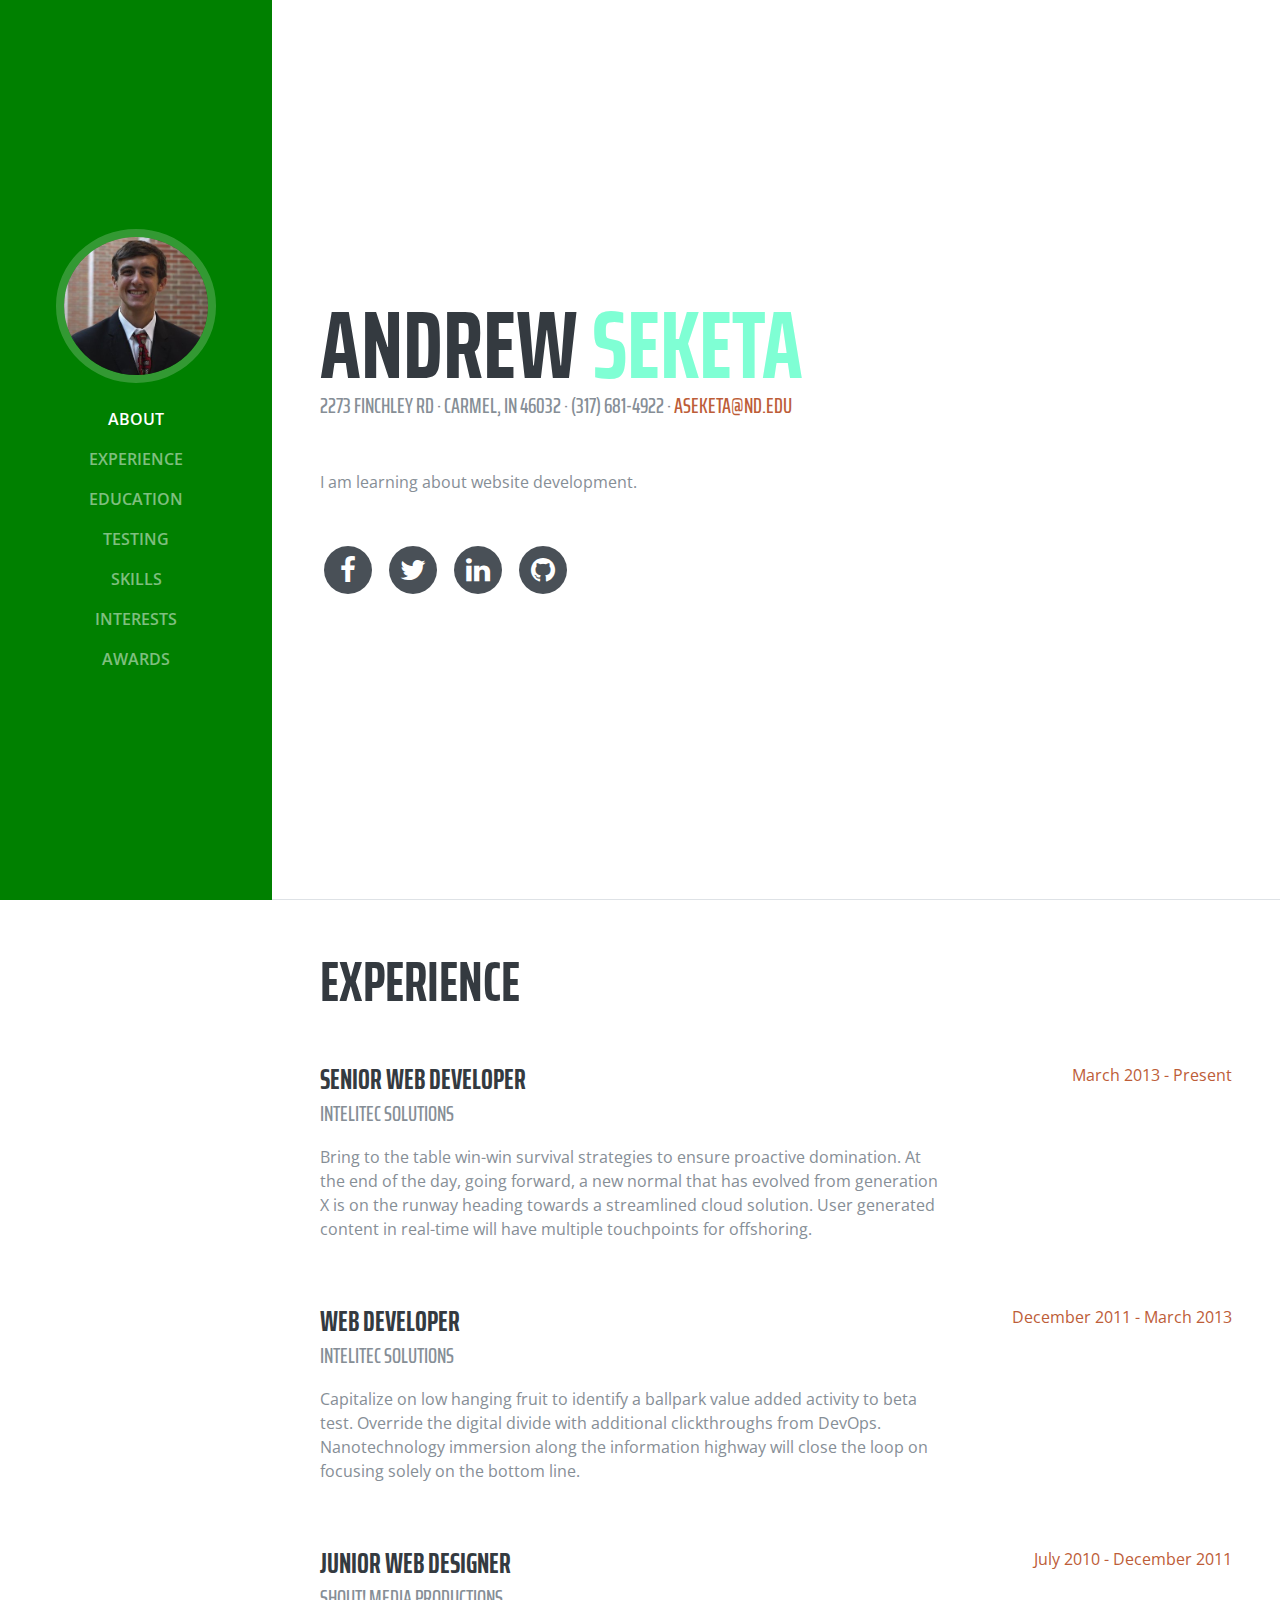
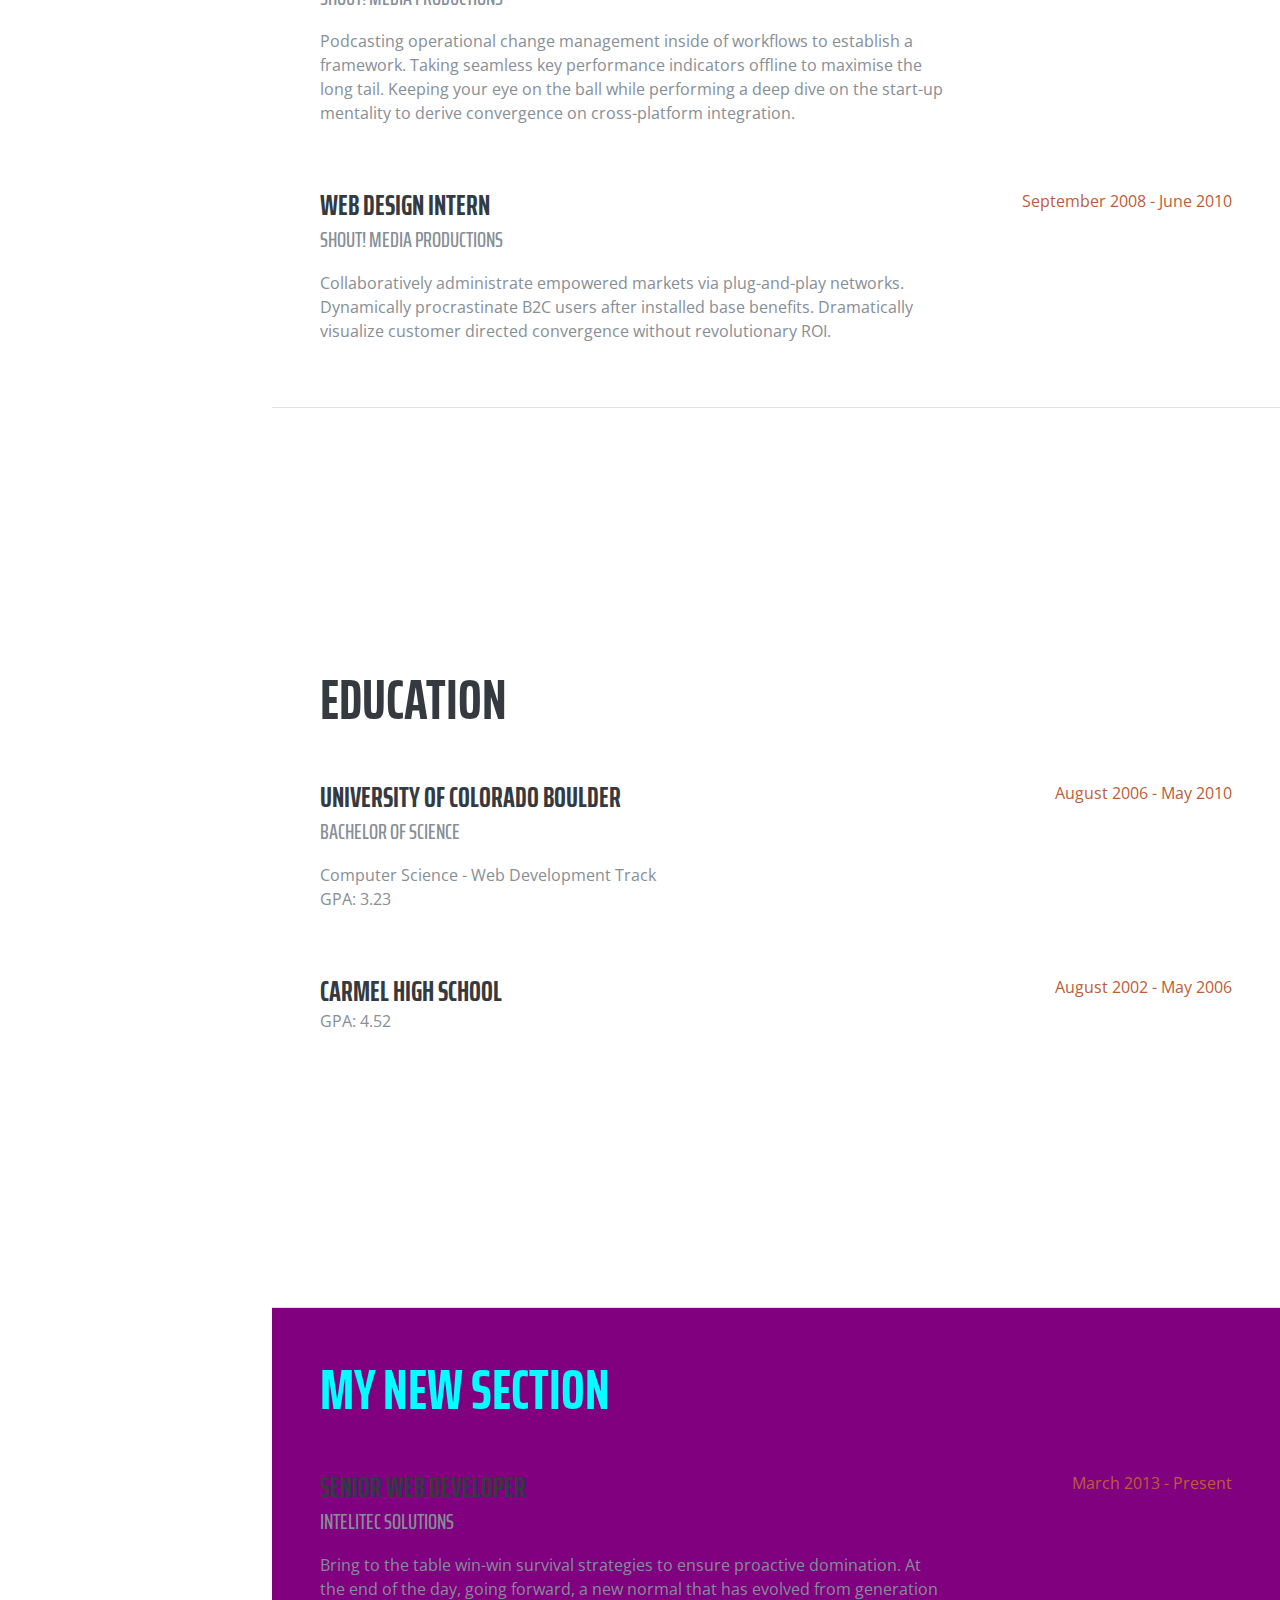
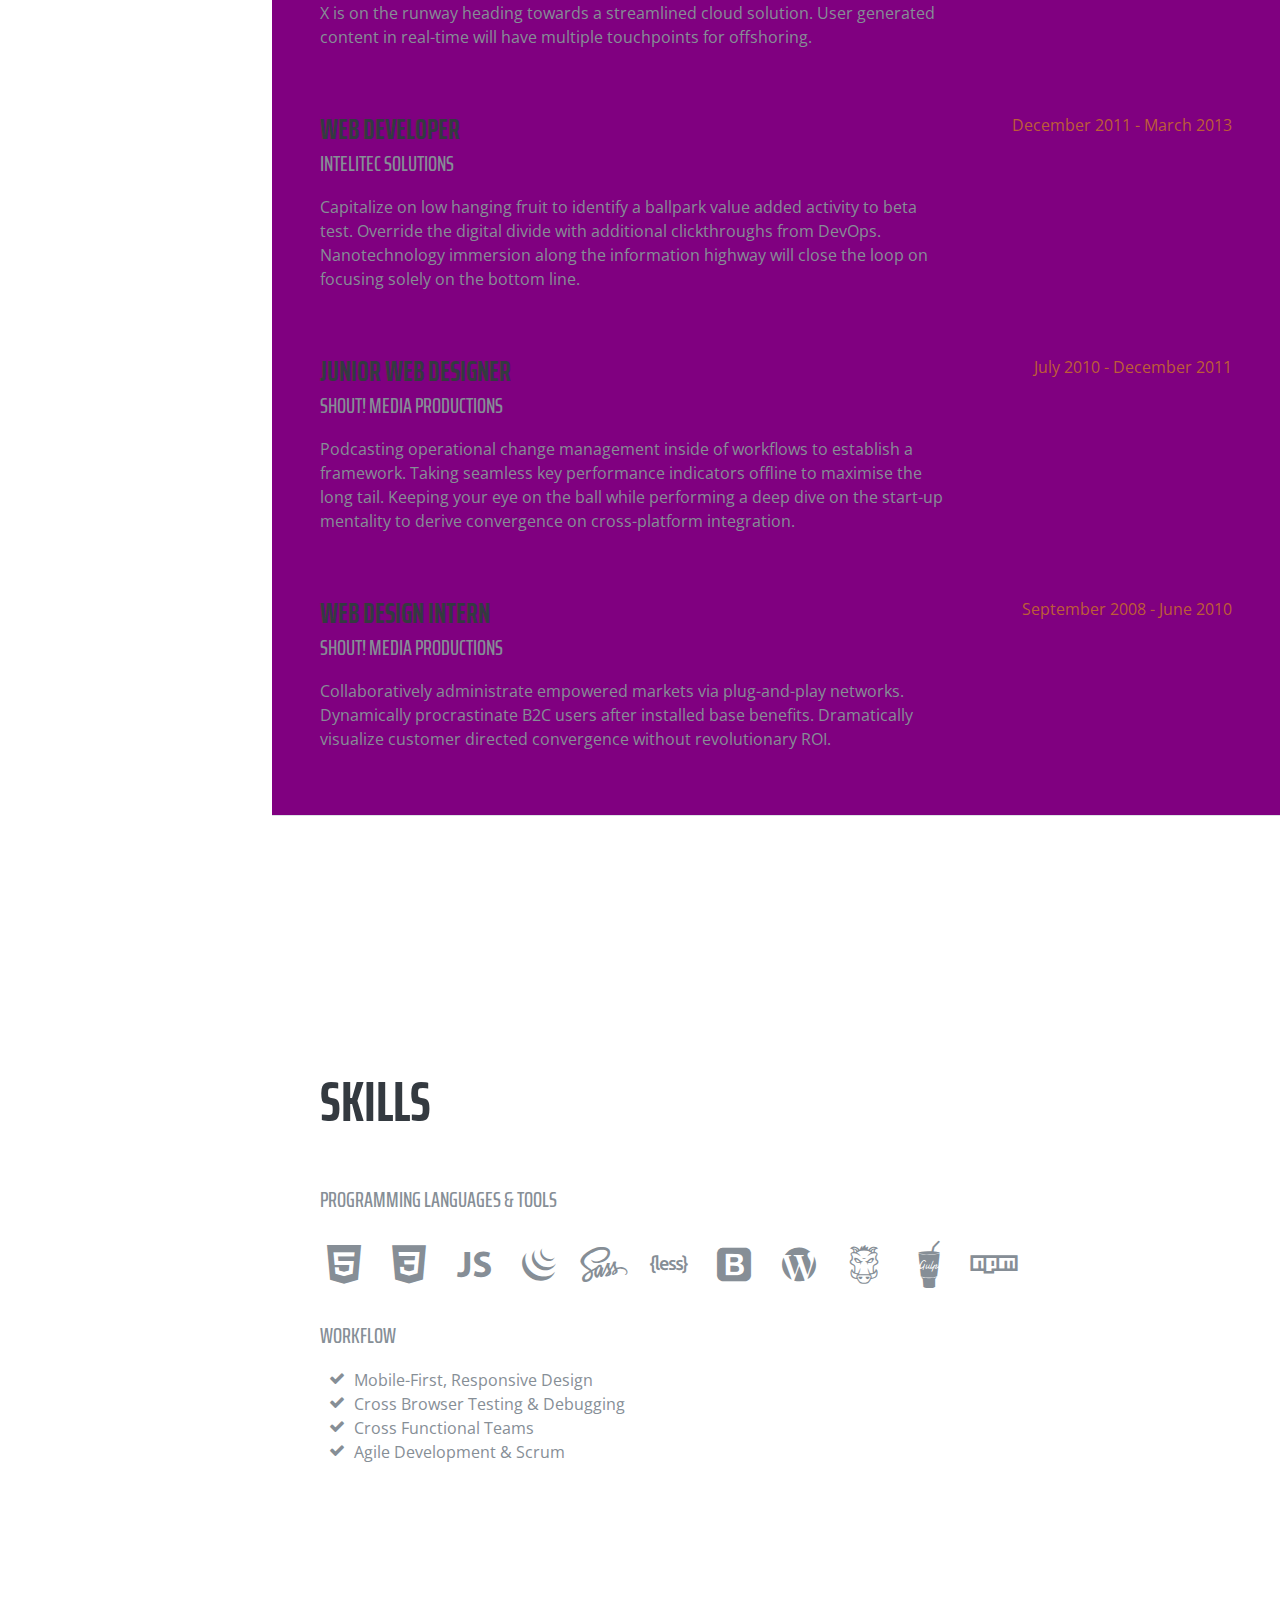
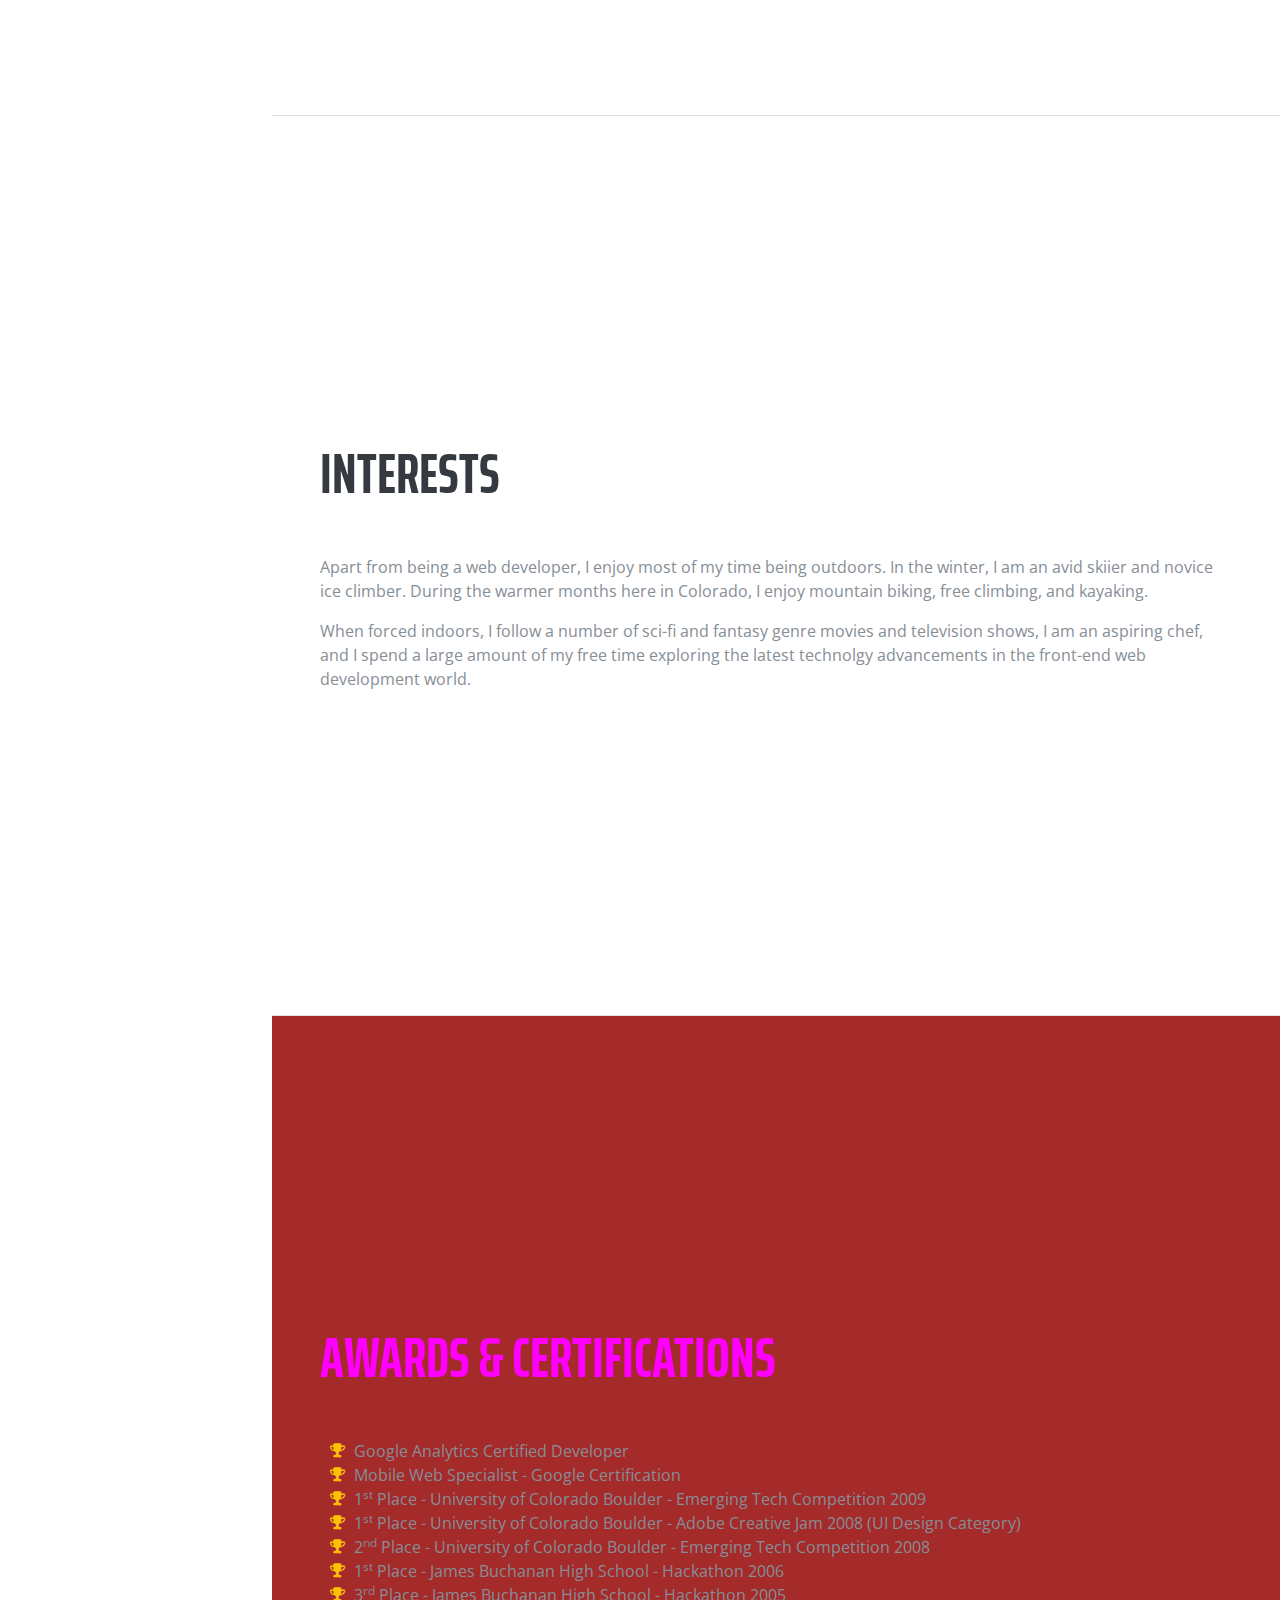
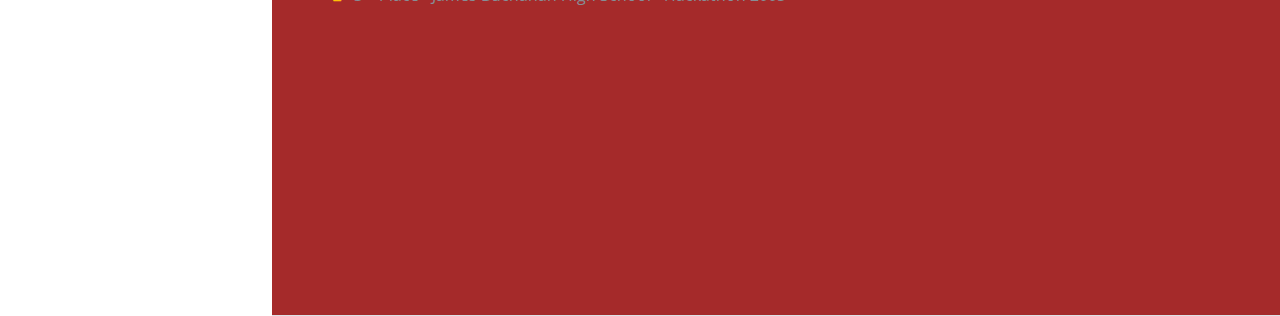
<file: index.html>
<!DOCTYPE html>
<html lang="en">

  <head>

    <meta charset="utf-8">
    <meta name="viewport" content="width=device-width, initial-scale=1, shrink-to-fit=no">
    <meta name="description" content="">
    <meta name="author" content="">

    <title>Resume - Andrew Seketa</title>

    <!-- Bootstrap core CSS -->
    <link href="vendor/bootstrap/css/bootstrap.min.css" rel="stylesheet">

    <!-- Custom fonts for this template -->
    <link href="https://fonts.googleapis.com/css?family=Saira+Extra+Condensed:100,200,300,400,500,600,700,800,900" rel="stylesheet">
    <link href="https://fonts.googleapis.com/css?family=Open+Sans:300,300i,400,400i,600,600i,700,700i,800,800i" rel="stylesheet">
    <link href="vendor/font-awesome/css/font-awesome.min.css" rel="stylesheet">
    <link href="vendor/devicons/css/devicons.min.css" rel="stylesheet">
    <link href="vendor/simple-line-icons/css/simple-line-icons.css" rel="stylesheet">

    <!-- Custom styles for this template -->
    <link href="css/resume.min.css" rel="stylesheet">
    <link href="css/personalized.css" rel="stylesheet">

  </head>

  <body id="page-top">

    <nav class="navbar navbar-expand-lg navbar-dark bg-primary fixed-top" id="sideNav">
      <a class="navbar-brand js-scroll-trigger" href="#page-top">
        <span class="d-block d-lg-none">Start Bootstrap</span>
        <span class="d-none d-lg-block">
          <img class="img-fluid img-profile rounded-circle mx-auto mb-2" src="img/leadership%20pic.jpg" alt="">
        </span>
      </a>
      <button class="navbar-toggler" type="button" data-toggle="collapse" data-target="#navbarSupportedContent" aria-controls="navbarSupportedContent" aria-expanded="false" aria-label="Toggle navigation">
        <span class="navbar-toggler-icon"></span>
      </button>
      <div class="collapse navbar-collapse" id="navbarSupportedContent">
        <ul class="navbar-nav">
          <li class="nav-item">
            <a class="nav-link js-scroll-trigger" href="#about">About</a>
          </li>
          <li class="nav-item">
            <a class="nav-link js-scroll-trigger" href="#experience">Experience</a>
          </li>
          <li class="nav-item">
            <a class="nav-link js-scroll-trigger" href="#education">Education</a>
          </li>
          <li class="nav-item">
            <a class="nav-link js-scroll-trigger" href="#test">Testing</a>
          </li>
          <li class="nav-item">
            <a class="nav-link js-scroll-trigger" href="#skills">Skills</a>
          </li>
          <li class="nav-item">
            <a class="nav-link js-scroll-trigger" href="#interests">Interests</a>
          </li>
          <li class="nav-item">
            <a class="nav-link js-scroll-trigger" href="#awards">Awards</a>
          </li>
        </ul>
      </div>
    </nav>

    <div class="container-fluid p-0">

      <section class="resume-section p-3 p-lg-5 d-flex d-column" id="about">
        <div class="my-auto">
          <h1 class="mb-0">Andrew
            <span class="text-primary" style= color:aquamarine!important;> Seketa </span>
          </h1>
          <div class="subheading mb-5">2273 Finchley rd · Carmel, IN 46032 · (317) 681-4922 ·
            <a href="mailto:name@email.com">aseketa@nd.edu</a>
          </div>
          <p class="mb-5">I am learning about website development.</p>
          <ul class="list-inline list-social-icons mb-0">
            <li class="list-inline-item">
              <a href="newpage.html">
                <span class="fa-stack fa-lg">
                  <i class="fa fa-circle fa-stack-2x"></i>
                  <i class="fa fa-facebook fa-stack-1x fa-inverse"></i>
                </span>
              </a>
            </li>
            <li class="list-inline-item">
              <a href="#">
                <span class="fa-stack fa-lg">
                  <i class="fa fa-circle fa-stack-2x"></i>
                  <i class="fa fa-twitter fa-stack-1x fa-inverse"></i>
                </span>
              </a>
            </li>
            <li class="list-inline-item">
              <a href="#">
                <span class="fa-stack fa-lg">
                  <i class="fa fa-circle fa-stack-2x"></i>
                  <i class="fa fa-linkedin fa-stack-1x fa-inverse"></i>
                </span>
              </a>
            </li>
            <li class="list-inline-item">
              <a href="#">
                <span class="fa-stack fa-lg">
                  <i class="fa fa-circle fa-stack-2x"></i>
                  <i class="fa fa-github fa-stack-1x fa-inverse"></i>
                </span>
              </a>
            </li>
          </ul>
        </div>
      </section>

        
        
      <section class="resume-section p-3 p-lg-5 d-flex flex-column" id="experience">
        <div class="my-auto">
          <h2 class="mb-5">Experience</h2>

          <div class="resume-item d-flex flex-column flex-md-row mb-5">
            <div class="resume-content mr-auto">
              <h3 class="mb-0">Senior Web Developer</h3>
              <div class="subheading mb-3">Intelitec Solutions</div>
              <p>Bring to the table win-win survival strategies to ensure proactive domination. At the end of the day, going forward, a new normal that has evolved from generation X is on the runway heading towards a streamlined cloud solution. User generated content in real-time will have multiple touchpoints for offshoring.</p>
            </div>
            <div class="resume-date text-md-right">
              <span class="text-primary">March 2013 - Present</span>
            </div>
          </div>

          <div class="resume-item d-flex flex-column flex-md-row mb-5">
            <div class="resume-content mr-auto">
              <h3 class="mb-0">Web Developer</h3>
              <div class="subheading mb-3">Intelitec Solutions</div>
              <p>Capitalize on low hanging fruit to identify a ballpark value added activity to beta test. Override the digital divide with additional clickthroughs from DevOps. Nanotechnology immersion along the information highway will close the loop on focusing solely on the bottom line.</p>
            </div>
            <div class="resume-date text-md-right">
              <span class="text-primary">December 2011 - March 2013</span>
            </div>
          </div>

          <div class="resume-item d-flex flex-column flex-md-row mb-5">
            <div class="resume-content mr-auto">
              <h3 class="mb-0">Junior Web Designer</h3>
              <div class="subheading mb-3">Shout! Media Productions</div>
              <p>Podcasting operational change management inside of workflows to establish a framework. Taking seamless key performance indicators offline to maximise the long tail. Keeping your eye on the ball while performing a deep dive on the start-up mentality to derive convergence on cross-platform integration.</p>
            </div>
            <div class="resume-date text-md-right">
              <span class="text-primary">July 2010 - December 2011</span>
            </div>
          </div>

          <div class="resume-item d-flex flex-column flex-md-row">
            <div class="resume-content mr-auto">
              <h3 class="mb-0">Web Design Intern</h3>
              <div class="subheading mb-3">Shout! Media Productions</div>
              <p>Collaboratively administrate empowered markets via plug-and-play networks. Dynamically procrastinate B2C users after installed base benefits. Dramatically visualize customer directed convergence without revolutionary ROI.</p>
            </div>
            <div class="resume-date text-md-right">
              <span class="text-primary">September 2008 - June 2010</span>
            </div>
          </div>

        </div>

      </section>

      <section class="resume-section p-3 p-lg-5 d-flex flex-column" id="education">
        <div class="my-auto">
          <h2 class="mb-5">Education</h2>

          <div class="resume-item d-flex flex-column flex-md-row mb-5">
            <div class="resume-content mr-auto">
              <h3 class="mb-0">University of Colorado Boulder</h3>
              <div class="subheading mb-3">Bachelor of Science</div>
              <div>Computer Science - Web Development Track</div>
              <p>GPA: 3.23</p>
            </div>
            <div class="resume-date text-md-right">
              <span class="text-primary">August 2006 - May 2010</span>
            </div>
          </div>

          <div class="resume-item d-flex flex-column flex-md-row">
            <div class="resume-content mr-auto">
              <h3 class="mb-0">Carmel High School</h3>
             
              <p>GPA: 4.52</p>
            </div>
            <div class="resume-date text-md-right">
              <span class="text-primary">August 2002 - May 2006</span>
            </div>
          </div>

        </div>
      </section>

    <section class="resume-section p-3 p-lg-5 d-flex flex-column" id="test">
        <div class="my-auto">
          <h2 class="mb-5 newSectionColor"> My new section</h2>

          <div class="resume-item d-flex flex-column flex-md-row mb-5">
            <div class="resume-content mr-auto">
              <h3 class="mb-0">Senior Web Developer</h3>
              <div class="subheading mb-3">Intelitec Solutions</div>
              <p>Bring to the table win-win survival strategies to ensure proactive domination. At the end of the day, going forward, a new normal that has evolved from generation X is on the runway heading towards a streamlined cloud solution. User generated content in real-time will have multiple touchpoints for offshoring.</p>
            </div>
            <div class="resume-date text-md-right">
              <span class="text-primary">March 2013 - Present</span>
            </div>
          </div>

          <div class="resume-item d-flex flex-column flex-md-row mb-5">
            <div class="resume-content mr-auto">
              <h3 class="mb-0">Web Developer</h3>
              <div class="subheading mb-3">Intelitec Solutions</div>
              <p>Capitalize on low hanging fruit to identify a ballpark value added activity to beta test. Override the digital divide with additional clickthroughs from DevOps. Nanotechnology immersion along the information highway will close the loop on focusing solely on the bottom line.</p>
            </div>
            <div class="resume-date text-md-right">
              <span class="text-primary">December 2011 - March 2013</span>
            </div>
          </div>

          <div class="resume-item d-flex flex-column flex-md-row mb-5">
            <div class="resume-content mr-auto">
              <h3 class="mb-0">Junior Web Designer</h3>
              <div class="subheading mb-3">Shout! Media Productions</div>
              <p>Podcasting operational change management inside of workflows to establish a framework. Taking seamless key performance indicators offline to maximise the long tail. Keeping your eye on the ball while performing a deep dive on the start-up mentality to derive convergence on cross-platform integration.</p>
            </div>
            <div class="resume-date text-md-right">
              <span class="text-primary">July 2010 - December 2011</span>
            </div>
          </div>

          <div class="resume-item d-flex flex-column flex-md-row">
            <div class="resume-content mr-auto">
              <h3 class="mb-0">Web Design Intern</h3>
              <div class="subheading mb-3">Shout! Media Productions</div>
              <p>Collaboratively administrate empowered markets via plug-and-play networks. Dynamically procrastinate B2C users after installed base benefits. Dramatically visualize customer directed convergence without revolutionary ROI.</p>
            </div>
            <div class="resume-date text-md-right">
              <span class="text-primary">September 2008 - June 2010</span>
            </div>
          </div>

        </div>

      </section>
    
        
      <section class="resume-section p-3 p-lg-5 d-flex flex-column" id="skills">
        <div class="my-auto">
          <h2 class="mb-5">Skills</h2>

          <div class="subheading mb-3">Programming Languages &amp; Tools</div>
          <ul class="list-inline list-icons">
            <li class="list-inline-item">
              <i class="devicons devicons-html5"></i>
            </li>
            <li class="list-inline-item">
              <i class="devicons devicons-css3"></i>
            </li>
            <li class="list-inline-item">
              <i class="devicons devicons-javascript"></i>
            </li>
            <li class="list-inline-item">
              <i class="devicons devicons-jquery"></i>
            </li>
            <li class="list-inline-item">
              <i class="devicons devicons-sass"></i>
            </li>
            <li class="list-inline-item">
              <i class="devicons devicons-less"></i>
            </li>
            <li class="list-inline-item">
              <i class="devicons devicons-bootstrap"></i>
            </li>
            <li class="list-inline-item">
              <i class="devicons devicons-wordpress"></i>
            </li>
            <li class="list-inline-item">
              <i class="devicons devicons-grunt"></i>
            </li>
            <li class="list-inline-item">
              <i class="devicons devicons-gulp"></i>
            </li>
            <li class="list-inline-item">
              <i class="devicons devicons-npm"></i>
            </li>
          </ul>

          <div class="subheading mb-3">Workflow</div>
          <ul class="fa-ul mb-0">
            <li>
              <i class="fa-li fa fa-check"></i>
              Mobile-First, Responsive Design</li>
            <li>
              <i class="fa-li fa fa-check"></i>
              Cross Browser Testing &amp; Debugging</li>
            <li>
              <i class="fa-li fa fa-check"></i>
              Cross Functional Teams</li>
            <li>
              <i class="fa-li fa fa-check"></i>
              Agile Development &amp; Scrum</li>
          </ul>
        </div>
      </section>

      <section class="resume-section p-3 p-lg-5 d-flex flex-column" id="interests">
        <div class="my-auto">
          <h2 class="mb-5">Interests</h2>
          <p>Apart from being a web developer, I enjoy most of my time being outdoors. In the winter, I am an avid skiier and novice ice climber. During the warmer months here in Colorado, I enjoy mountain biking, free climbing, and kayaking.</p>
          <p class="mb-0">When forced indoors, I follow a number of sci-fi and fantasy genre movies and television shows, I am an aspiring chef, and I spend a large amount of my free time exploring the latest technolgy advancements in the front-end web development world.</p>
        </div>
      </section>

      <section class="resume-section p-3 p-lg-5 d-flex flex-column" id="awards">
        <div class="my-auto">
          <h2 class="mb-5" style=color:fuchsia>Awards &amp; Certifications</h2>
          <ul class="fa-ul mb-0">
            <li>
              <i class="fa-li fa fa-trophy text-warning"></i>
              Google Analytics Certified Developer</li>
            <li>
              <i class="fa-li fa fa-trophy text-warning"></i>
              Mobile Web Specialist - Google Certification</li>
            <li>
              <i class="fa-li fa fa-trophy text-warning"></i>
              1<sup>st</sup>
              Place - University of Colorado Boulder - Emerging Tech Competition 2009</li>
            <li>
              <i class="fa-li fa fa-trophy text-warning"></i>
              1<sup>st</sup>
              Place - University of Colorado Boulder - Adobe Creative Jam 2008 (UI Design Category)</li>
            <li>
              <i class="fa-li fa fa-trophy text-warning"></i>
              2<sup>nd</sup>
              Place - University of Colorado Boulder - Emerging Tech Competition 2008</li>
            <li>
            <li>
              <i class="fa-li fa fa-trophy text-warning"></i>
              1<sup>st</sup>
              Place - James Buchanan High School - Hackathon 2006</li>
            <li>
              <i class="fa-li fa fa-trophy text-warning"></i>
              3<sup>rd</sup>
              Place - James Buchanan High School - Hackathon 2005</li>
          </ul>
        </div>
      </section>

    </div>

    <!-- Bootstrap core JavaScript -->
    <script src="vendor/jquery/jquery.min.js"></script>
    <script src="vendor/bootstrap/js/bootstrap.bundle.min.js"></script>

    <!-- Plugin JavaScript -->
    <script src="vendor/jquery-easing/jquery.easing.min.js"></script>

    <!-- Custom scripts for this template -->
    <script src="js/resume.min.js"></script>

  </body>

</html>
</file>
<file: vendor/simple-line-icons/css/simple-line-icons.css>
@font-face {
  font-family: 'simple-line-icons';
  src: url('../fonts/Simple-Line-Icons.eot?v=2.4.0');
  src: url('../fonts/Simple-Line-Icons.eot?v=2.4.0#iefix') format('embedded-opentype'), url('../fonts/Simple-Line-Icons.woff2?v=2.4.0') format('woff2'), url('../fonts/Simple-Line-Icons.ttf?v=2.4.0') format('truetype'), url('../fonts/Simple-Line-Icons.woff?v=2.4.0') format('woff'), url('../fonts/Simple-Line-Icons.svg?v=2.4.0#simple-line-icons') format('svg');
  font-weight: normal;
  font-style: normal;
}
/*
 Use the following CSS code if you want to have a class per icon.
 Instead of a list of all class selectors, you can use the generic [class*="icon-"] selector, but it's slower:
*/
.icon-user,
.icon-people,
.icon-user-female,
.icon-user-follow,
.icon-user-following,
.icon-user-unfollow,
.icon-login,
.icon-logout,
.icon-emotsmile,
.icon-phone,
.icon-call-end,
.icon-call-in,
.icon-call-out,
.icon-map,
.icon-location-pin,
.icon-direction,
.icon-directions,
.icon-compass,
.icon-layers,
.icon-menu,
.icon-list,
.icon-options-vertical,
.icon-options,
.icon-arrow-down,
.icon-arrow-left,
.icon-arrow-right,
.icon-arrow-up,
.icon-arrow-up-circle,
.icon-arrow-left-circle,
.icon-arrow-right-circle,
.icon-arrow-down-circle,
.icon-check,
.icon-clock,
.icon-plus,
.icon-minus,
.icon-close,
.icon-event,
.icon-exclamation,
.icon-organization,
.icon-trophy,
.icon-screen-smartphone,
.icon-screen-desktop,
.icon-plane,
.icon-notebook,
.icon-mustache,
.icon-mouse,
.icon-magnet,
.icon-energy,
.icon-disc,
.icon-cursor,
.icon-cursor-move,
.icon-crop,
.icon-chemistry,
.icon-speedometer,
.icon-shield,
.icon-screen-tablet,
.icon-magic-wand,
.icon-hourglass,
.icon-graduation,
.icon-ghost,
.icon-game-controller,
.icon-fire,
.icon-eyeglass,
.icon-envelope-open,
.icon-envelope-letter,
.icon-bell,
.icon-badge,
.icon-anchor,
.icon-wallet,
.icon-vector,
.icon-speech,
.icon-puzzle,
.icon-printer,
.icon-present,
.icon-playlist,
.icon-pin,
.icon-picture,
.icon-handbag,
.icon-globe-alt,
.icon-globe,
.icon-folder-alt,
.icon-folder,
.icon-film,
.icon-feed,
.icon-drop,
.icon-drawer,
.icon-docs,
.icon-doc,
.icon-diamond,
.icon-cup,
.icon-calculator,
.icon-bubbles,
.icon-briefcase,
.icon-book-open,
.icon-basket-loaded,
.icon-basket,
.icon-bag,
.icon-action-undo,
.icon-action-redo,
.icon-wrench,
.icon-umbrella,
.icon-trash,
.icon-tag,
.icon-support,
.icon-frame,
.icon-size-fullscreen,
.icon-size-actual,
.icon-shuffle,
.icon-share-alt,
.icon-share,
.icon-rocket,
.icon-question,
.icon-pie-chart,
.icon-pencil,
.icon-note,
.icon-loop,
.icon-home,
.icon-grid,
.icon-graph,
.icon-microphone,
.icon-music-tone-alt,
.icon-music-tone,
.icon-earphones-alt,
.icon-earphones,
.icon-equalizer,
.icon-like,
.icon-dislike,
.icon-control-start,
.icon-control-rewind,
.icon-control-play,
.icon-control-pause,
.icon-control-forward,
.icon-control-end,
.icon-volume-1,
.icon-volume-2,
.icon-volume-off,
.icon-calendar,
.icon-bulb,
.icon-chart,
.icon-ban,
.icon-bubble,
.icon-camrecorder,
.icon-camera,
.icon-cloud-download,
.icon-cloud-upload,
.icon-envelope,
.icon-eye,
.icon-flag,
.icon-heart,
.icon-info,
.icon-key,
.icon-link,
.icon-lock,
.icon-lock-open,
.icon-magnifier,
.icon-magnifier-add,
.icon-magnifier-remove,
.icon-paper-clip,
.icon-paper-plane,
.icon-power,
.icon-refresh,
.icon-reload,
.icon-settings,
.icon-star,
.icon-symbol-female,
.icon-symbol-male,
.icon-target,
.icon-credit-card,
.icon-paypal,
.icon-social-tumblr,
.icon-social-twitter,
.icon-social-facebook,
.icon-social-instagram,
.icon-social-linkedin,
.icon-social-pinterest,
.icon-social-github,
.icon-social-google,
.icon-social-reddit,
.icon-social-skype,
.icon-social-dribbble,
.icon-social-behance,
.icon-social-foursqare,
.icon-social-soundcloud,
.icon-social-spotify,
.icon-social-stumbleupon,
.icon-social-youtube,
.icon-social-dropbox,
.icon-social-vkontakte,
.icon-social-steam {
  font-family: 'simple-line-icons';
  speak: none;
  font-style: normal;
  font-weight: normal;
  font-variant: normal;
  text-transform: none;
  line-height: 1;
  /* Better Font Rendering =========== */
  -webkit-font-smoothing: antialiased;
  -moz-osx-font-smoothing: grayscale;
}
.icon-user:before {
  content: "\e005";
}
.icon-people:before {
  content: "\e001";
}
.icon-user-female:before {
  content: "\e000";
}
.icon-user-follow:before {
  content: "\e002";
}
.icon-user-following:before {
  content: "\e003";
}
.icon-user-unfollow:before {
  content: "\e004";
}
.icon-login:before {
  content: "\e066";
}
.icon-logout:before {
  content: "\e065";
}
.icon-emotsmile:before {
  content: "\e021";
}
.icon-phone:before {
  content: "\e600";
}
.icon-call-end:before {
  content: "\e048";
}
.icon-call-in:before {
  content: "\e047";
}
.icon-call-out:before {
  content: "\e046";
}
.icon-map:before {
  content: "\e033";
}
.icon-location-pin:before {
  content: "\e096";
}
.icon-direction:before {
  content: "\e042";
}
.icon-directions:before {
  content: "\e041";
}
.icon-compass:before {
  content: "\e045";
}
.icon-layers:before {
  content: "\e034";
}
.icon-menu:before {
  content: "\e601";
}
.icon-list:before {
  content: "\e067";
}
.icon-options-vertical:before {
  content: "\e602";
}
.icon-options:before {
  content: "\e603";
}
.icon-arrow-down:before {
  content: "\e604";
}
.icon-arrow-left:before {
  content: "\e605";
}
.icon-arrow-right:before {
  content: "\e606";
}
.icon-arrow-up:before {
  content: "\e607";
}
.icon-arrow-up-circle:before {
  content: "\e078";
}
.icon-arrow-left-circle:before {
  content: "\e07a";
}
.icon-arrow-right-circle:before {
  content: "\e079";
}
.icon-arrow-down-circle:before {
  content: "\e07b";
}
.icon-check:before {
  content: "\e080";
}
.icon-clock:before {
  content: "\e081";
}
.icon-plus:before {
  content: "\e095";
}
.icon-minus:before {
  content: "\e615";
}
.icon-close:before {
  content: "\e082";
}
.icon-event:before {
  content: "\e619";
}
.icon-exclamation:before {
  content: "\e617";
}
.icon-organization:before {
  content: "\e616";
}
.icon-trophy:before {
  content: "\e006";
}
.icon-screen-smartphone:before {
  content: "\e010";
}
.icon-screen-desktop:before {
  content: "\e011";
}
.icon-plane:before {
  content: "\e012";
}
.icon-notebook:before {
  content: "\e013";
}
.icon-mustache:before {
  content: "\e014";
}
.icon-mouse:before {
  content: "\e015";
}
.icon-magnet:before {
  content: "\e016";
}
.icon-energy:before {
  content: "\e020";
}
.icon-disc:before {
  content: "\e022";
}
.icon-cursor:before {
  content: "\e06e";
}
.icon-cursor-move:before {
  content: "\e023";
}
.icon-crop:before {
  content: "\e024";
}
.icon-chemistry:before {
  content: "\e026";
}
.icon-speedometer:before {
  content: "\e007";
}
.icon-shield:before {
  content: "\e00e";
}
.icon-screen-tablet:before {
  content: "\e00f";
}
.icon-magic-wand:before {
  content: "\e017";
}
.icon-hourglass:before {
  content: "\e018";
}
.icon-graduation:before {
  content: "\e019";
}
.icon-ghost:before {
  content: "\e01a";
}
.icon-game-controller:before {
  content: "\e01b";
}
.icon-fire:before {
  content: "\e01c";
}
.icon-eyeglass:before {
  content: "\e01d";
}
.icon-envelope-open:before {
  content: "\e01e";
}
.icon-envelope-letter:before {
  content: "\e01f";
}
.icon-bell:before {
  content: "\e027";
}
.icon-badge:before {
  content: "\e028";
}
.icon-anchor:before {
  content: "\e029";
}
.icon-wallet:before {
  content: "\e02a";
}
.icon-vector:before {
  content: "\e02b";
}
.icon-speech:before {
  content: "\e02c";
}
.icon-puzzle:before {
  content: "\e02d";
}
.icon-printer:before {
  content: "\e02e";
}
.icon-present:before {
  content: "\e02f";
}
.icon-playlist:before {
  content: "\e030";
}
.icon-pin:before {
  content: "\e031";
}
.icon-picture:before {
  content: "\e032";
}
.icon-handbag:before {
  content: "\e035";
}
.icon-globe-alt:before {
  content: "\e036";
}
.icon-globe:before {
  content: "\e037";
}
.icon-folder-alt:before {
  content: "\e039";
}
.icon-folder:before {
  content: "\e089";
}
.icon-film:before {
  content: "\e03a";
}
.icon-feed:before {
  content: "\e03b";
}
.icon-drop:before {
  content: "\e03e";
}
.icon-drawer:before {
  content: "\e03f";
}
.icon-docs:before {
  content: "\e040";
}
.icon-doc:before {
  content: "\e085";
}
.icon-diamond:before {
  content: "\e043";
}
.icon-cup:before {
  content: "\e044";
}
.icon-calculator:before {
  content: "\e049";
}
.icon-bubbles:before {
  content: "\e04a";
}
.icon-briefcase:before {
  content: "\e04b";
}
.icon-book-open:before {
  content: "\e04c";
}
.icon-basket-loaded:before {
  content: "\e04d";
}
.icon-basket:before {
  content: "\e04e";
}
.icon-bag:before {
  content: "\e04f";
}
.icon-action-undo:before {
  content: "\e050";
}
.icon-action-redo:before {
  content: "\e051";
}
.icon-wrench:before {
  content: "\e052";
}
.icon-umbrella:before {
  content: "\e053";
}
.icon-trash:before {
  content: "\e054";
}
.icon-tag:before {
  content: "\e055";
}
.icon-support:before {
  content: "\e056";
}
.icon-frame:before {
  content: "\e038";
}
.icon-size-fullscreen:before {
  content: "\e057";
}
.icon-size-actual:before {
  content: "\e058";
}
.icon-shuffle:before {
  content: "\e059";
}
.icon-share-alt:before {
  content: "\e05a";
}
.icon-share:before {
  content: "\e05b";
}
.icon-rocket:before {
  content: "\e05c";
}
.icon-question:before {
  content: "\e05d";
}
.icon-pie-chart:before {
  content: "\e05e";
}
.icon-pencil:before {
  content: "\e05f";
}
.icon-note:before {
  content: "\e060";
}
.icon-loop:before {
  content: "\e064";
}
.icon-home:before {
  content: "\e069";
}
.icon-grid:before {
  content: "\e06a";
}
.icon-graph:before {
  content: "\e06b";
}
.icon-microphone:before {
  content: "\e063";
}
.icon-music-tone-alt:before {
  content: "\e061";
}
.icon-music-tone:before {
  content: "\e062";
}
.icon-earphones-alt:before {
  content: "\e03c";
}
.icon-earphones:before {
  content: "\e03d";
}
.icon-equalizer:before {
  content: "\e06c";
}
.icon-like:before {
  content: "\e068";
}
.icon-dislike:before {
  content: "\e06d";
}
.icon-control-start:before {
  content: "\e06f";
}
.icon-control-rewind:before {
  content: "\e070";
}
.icon-control-play:before {
  content: "\e071";
}
.icon-control-pause:before {
  content: "\e072";
}
.icon-control-forward:before {
  content: "\e073";
}
.icon-control-end:before {
  content: "\e074";
}
.icon-volume-1:before {
  content: "\e09f";
}
.icon-volume-2:before {
  content: "\e0a0";
}
.icon-volume-off:before {
  content: "\e0a1";
}
.icon-calendar:before {
  content: "\e075";
}
.icon-bulb:before {
  content: "\e076";
}
.icon-chart:before {
  content: "\e077";
}
.icon-ban:before {
  content: "\e07c";
}
.icon-bubble:before {
  content: "\e07d";
}
.icon-camrecorder:before {
  content: "\e07e";
}
.icon-camera:before {
  content: "\e07f";
}
.icon-cloud-download:before {
  content: "\e083";
}
.icon-cloud-upload:before {
  content: "\e084";
}
.icon-envelope:before {
  content: "\e086";
}
.icon-eye:before {
  content: "\e087";
}
.icon-flag:before {
  content: "\e088";
}
.icon-heart:before {
  content: "\e08a";
}
.icon-info:before {
  content: "\e08b";
}
.icon-key:before {
  content: "\e08c";
}
.icon-link:before {
  content: "\e08d";
}
.icon-lock:before {
  content: "\e08e";
}
.icon-lock-open:before {
  content: "\e08f";
}
.icon-magnifier:before {
  content: "\e090";
}
.icon-magnifier-add:before {
  content: "\e091";
}
.icon-magnifier-remove:before {
  content: "\e092";
}
.icon-paper-clip:before {
  content: "\e093";
}
.icon-paper-plane:before {
  content: "\e094";
}
.icon-power:before {
  content: "\e097";
}
.icon-refresh:before {
  content: "\e098";
}
.icon-reload:before {
  content: "\e099";
}
.icon-settings:before {
  content: "\e09a";
}
.icon-star:before {
  content: "\e09b";
}
.icon-symbol-female:before {
  content: "\e09c";
}
.icon-symbol-male:before {
  content: "\e09d";
}
.icon-target:before {
  content: "\e09e";
}
.icon-credit-card:before {
  content: "\e025";
}
.icon-paypal:before {
  content: "\e608";
}
.icon-social-tumblr:before {
  content: "\e00a";
}
.icon-social-twitter:before {
  content: "\e009";
}
.icon-social-facebook:before {
  content: "\e00b";
}
.icon-social-instagram:before {
  content: "\e609";
}
.icon-social-linkedin:before {
  content: "\e60a";
}
.icon-social-pinterest:before {
  content: "\e60b";
}
.icon-social-github:before {
  content: "\e60c";
}
.icon-social-google:before {
  content: "\e60d";
}
.icon-social-reddit:before {
  content: "\e60e";
}
.icon-social-skype:before {
  content: "\e60f";
}
.icon-social-dribbble:before {
  content: "\e00d";
}
.icon-social-behance:before {
  content: "\e610";
}
.icon-social-foursqare:before {
  content: "\e611";
}
.icon-social-soundcloud:before {
  content: "\e612";
}
.icon-social-spotify:before {
  content: "\e613";
}
.icon-social-stumbleupon:before {
  content: "\e614";
}
.icon-social-youtube:before {
  content: "\e008";
}
.icon-social-dropbox:before {
  content: "\e00c";
}
.icon-social-vkontakte:before {
  content: "\e618";
}
.icon-social-steam:before {
  content: "\e620";
}
</file>
<file: css/personalized.css>
.newSectionColor 
    {color: aqua !important;}
#test
{background-color:purple}
#awards
{background-color:brown}
#sideNav
{background-color:green!important}
</file>
<file: vendor/devicons/css/devicons.min.css>
/*!
 *  Devicons 1.8.0 made by Theodore Vorillas / http://vorillaz.com 
 */
@font-face{font-family:devicons;src:url(../fonts/devicons.eot?xqxft6);src:url(../fonts/devicons.eot?#iefixxqxft6) format("embedded-opentype"),url(../fonts/devicons.woff?xqxft6) format("woff"),url(../fonts/devicons.ttf?xqxft6) format("truetype"),url(../fonts/devicons.svg?xqxft6#devicons) format("svg");font-weight:400;font-style:normal}.devicons{font-family:devicons;speak:none;font-style:normal;font-weight:400;font-variant:normal;text-transform:none;line-height:1;-webkit-font-smoothing:antialiased;-moz-osx-font-smoothing:grayscale}.devicons-git:before{content:"\e602"}.devicons-git_compare:before{content:"\e628"}.devicons-git_branch:before{content:"\e625"}.devicons-git_commit:before{content:"\e629"}.devicons-git_pull_request:before{content:"\e626"}.devicons-git_merge:before{content:"\e627"}.devicons-bitbucket:before{content:"\e603"}.devicons-github_alt:before{content:"\e608"}.devicons-github_badge:before{content:"\e609"}.devicons-github:before{content:"\e60a"}.devicons-github_full:before{content:"\e617"}.devicons-java:before{content:"\e638"}.devicons-ruby:before{content:"\e639"}.devicons-scala:before{content:"\e637"}.devicons-python:before{content:"\e63c"}.devicons-go:before{content:"\e624"}.devicons-ruby_on_rails:before{content:"\e63b"}.devicons-django:before{content:"\e61d"}.devicons-markdown:before{content:"\e63e"}.devicons-php:before{content:"\e63d"}.devicons-mysql:before{content:"\e604"}.devicons-streamline:before{content:"\e605"}.devicons-database:before{content:"\e606"}.devicons-laravel:before{content:"\e63f"}.devicons-javascript:before{content:"\e64e"}.devicons-angular:before{content:"\e653"}.devicons-backbone:before{content:"\e652"}.devicons-coffeescript:before{content:"\e651"}.devicons-jquery:before{content:"\e650"}.devicons-modernizr:before{content:"\e620"}.devicons-jquery_ui:before{content:"\e654"}.devicons-ember:before{content:"\e61b"}.devicons-dojo:before{content:"\e61c"}.devicons-nodejs:before{content:"\e619"}.devicons-nodejs_small:before{content:"\e618"}.devicons-javascript_shield:before{content:"\e64f"}.devicons-bootstrap:before{content:"\e647"}.devicons-sass:before{content:"\e64b"}.devicons-css3_full:before{content:"\e64a"}.devicons-css3:before{content:"\e649"}.devicons-html5:before{content:"\e636"}.devicons-html5_multimedia:before{content:"\e632"}.devicons-html5_device_access:before{content:"\e633"}.devicons-html5_3d_effects:before{content:"\e635"}.devicons-html5_connectivity:before{content:"\e634"}.devicons-ghost_small:before{content:"\e614"}.devicons-ghost:before{content:"\e61f"}.devicons-magento:before{content:"\e640"}.devicons-joomla:before{content:"\e641"}.devicons-jekyll_small:before{content:"\e60d"}.devicons-drupal:before{content:"\e642"}.devicons-wordpress:before{content:"\e60b"}.devicons-grunt:before{content:"\e64c"}.devicons-bower:before{content:"\e64d"}.devicons-npm:before{content:"\e61e"}.devicons-yahoo_small:before{content:"\e62b"}.devicons-yahoo:before{content:"\e615"}.devicons-bing_small:before{content:"\e600"}.devicons-windows:before{content:"\e60f"}.devicons-linux:before{content:"\e612"}.devicons-ubuntu:before{content:"\e63a"}.devicons-android:before{content:"\e60e"}.devicons-apple:before{content:"\e611"}.devicons-appstore:before{content:"\e613"}.devicons-phonegap:before{content:"\e630"}.devicons-blackberry:before{content:"\e623"}.devicons-stackoverflow:before{content:"\e610"}.devicons-techcrunch:before{content:"\e62c"}.devicons-codrops:before{content:"\e62f"}.devicons-css_tricks:before{content:"\e601"}.devicons-smashing_magazine:before{content:"\e62d"}.devicons-netmagazine:before{content:"\e62e"}.devicons-codepen:before{content:"\e616"}.devicons-cssdeck:before{content:"\e62a"}.devicons-hackernews:before{content:"\e61a"}.devicons-dropbox:before{content:"\e607"}.devicons-google_drive:before{content:"\e631"}.devicons-visualstudio:before{content:"\e60c"}.devicons-unity_small:before{content:"\e621"}.devicons-raspberry_pi:before{content:"\e622"}.devicons-chrome:before{content:"\e643"}.devicons-ie:before{content:"\e644"}.devicons-firefox:before{content:"\e645"}.devicons-opera:before{content:"\e646"}.devicons-safari:before{content:"\e648"}.devicons-swift:before{content:"\e655"}.devicons-symfony:before{content:"\e656"}.devicons-symfony_badge:before{content:"\e657"}.devicons-less:before{content:"\e658"}.devicons-stylus:before{content:"\e659"}.devicons-trello:before{content:"\e65a"}.devicons-atlassian:before{content:"\e65b"}.devicons-jira:before{content:"\e65c"}.devicons-envato:before{content:"\e65d"}.devicons-snap_svg:before{content:"\e65e"}.devicons-raphael:before{content:"\e65f"}.devicons-google_analytics:before{content:"\e660"}.devicons-compass:before{content:"\e661"}.devicons-onedrive:before{content:"\e662"}.devicons-gulp:before{content:"\e663"}.devicons-atom:before{content:"\e664"}.devicons-cisco:before{content:"\e665"}.devicons-nancy:before{content:"\e666"}.devicons-clojure:before{content:"\e668"}.devicons-clojure_alt:before{content:"\e66a"}.devicons-perl:before{content:"\e669"}.devicons-celluloid:before{content:"\e66b"}.devicons-w3c:before{content:"\e66c"}.devicons-redis:before{content:"\e66d"}.devicons-postgresql:before{content:"\e66e"}.devicons-webplatform:before{content:"\e66f"}.devicons-jenkins:before{content:"\e667"}.devicons-requirejs:before{content:"\e670"}.devicons-opensource:before{content:"\e671"}.devicons-typo3:before{content:"\e672"}.devicons-uikit:before{content:"\e673"}.devicons-doctrine:before{content:"\e674"}.devicons-groovy:before{content:"\e675"}.devicons-nginx:before{content:"\e676"}.devicons-haskell:before{content:"\e677"}.devicons-zend:before{content:"\e678"}.devicons-gnu:before{content:"\e679"}.devicons-yeoman:before{content:"\e67a"}.devicons-heroku:before{content:"\e67b"}.devicons-debian:before{content:"\e67d"}.devicons-travis:before{content:"\e67e"}.devicons-dotnet:before{content:"\e67f"}.devicons-codeigniter:before{content:"\e680"}.devicons-javascript_badge:before{content:"\e681"}.devicons-yii:before{content:"\e682"}.devicons-msql_server:before{content:"\e67c"}.devicons-composer:before{content:"\e683"}.devicons-krakenjs_badge:before{content:"\e684"}.devicons-krakenjs:before{content:"\e685"}.devicons-mozilla:before{content:"\e686"}.devicons-firebase:before{content:"\e687"}.devicons-sizzlejs:before{content:"\e688"}.devicons-creativecommons:before{content:"\e689"}.devicons-creativecommons_badge:before{content:"\e68a"}.devicons-mitlicence:before{content:"\e68b"}.devicons-senchatouch:before{content:"\e68c"}.devicons-bugsense:before{content:"\e68d"}.devicons-extjs:before{content:"\e68e"}.devicons-mootools_badge:before{content:"\e68f"}.devicons-mootools:before{content:"\e690"}.devicons-ruby_rough:before{content:"\e691"}.devicons-komodo:before{content:"\e692"}.devicons-coda:before{content:"\e693"}.devicons-bintray:before{content:"\e694"}.devicons-terminal:before{content:"\e695"}.devicons-code:before{content:"\e696"}.devicons-responsive:before{content:"\e697"}.devicons-dart:before{content:"\e698"}.devicons-aptana:before{content:"\e699"}.devicons-mailchimp:before{content:"\e69a"}.devicons-netbeans:before{content:"\e69b"}.devicons-dreamweaver:before{content:"\e69c"}.devicons-brackets:before{content:"\e69d"}.devicons-eclipse:before{content:"\e69e"}.devicons-cloud9:before{content:"\e69f"}.devicons-scrum:before{content:"\e6a0"}.devicons-prolog:before{content:"\e6a1"}.devicons-terminal_badge:before{content:"\e6a2"}.devicons-code_badge:before{content:"\e6a3"}.devicons-mongodb:before{content:"\e6a4"}.devicons-meteor:before{content:"\e6a5"}.devicons-meteorfull:before{content:"\e6a6"}.devicons-fsharp:before{content:"\e6a7"}.devicons-rust:before{content:"\e6a8"}.devicons-ionic:before{content:"\e6a9"}.devicons-sublime:before{content:"\e6aa"}.devicons-appcelerator:before{content:"\e6ab"}.devicons-asterisk:before{content:"\e6ac"}.devicons-aws:before{content:"\e6ad"}.devicons-digital-ocean:before{content:"\e6ae"}.devicons-dlang:before{content:"\e6af"}.devicons-docker:before{content:"\e6b0"}.devicons-erlang:before{content:"\e6b1"}.devicons-google-cloud-platform:before{content:"\e6b2"}.devicons-grails:before{content:"\e6b3"}.devicons-illustrator:before{content:"\e6b4"}.devicons-intellij:before{content:"\e6b5"}.devicons-materializecss:before{content:"\e6b6"}.devicons-openshift:before{content:"\e6b7"}.devicons-photoshop:before{content:"\e6b8"}.devicons-rackspace:before{content:"\e6b9"}.devicons-react:before{content:"\e6ba"}.devicons-redhat:before{content:"\e6bb"}.devicons-scriptcs:before{content:"\e6bc"}.devicons-sqllite:before{content:"\e6c4"}.devicons-vim:before{content:"\e6c5"}
</file>
<file: css/resume.min.css>
/*!
 * Start Bootstrap - Resume v4.0.0-beta.2 (https://startbootstrap.com/template-overviews/resume)
 * Copyright 2013-2017 Start Bootstrap
 * Licensed under MIT (https://github.com/BlackrockDigital/startbootstrap-resume/blob/master/LICENSE)
 */body{font-family:'Open Sans',serif;padding-top:54px;color:#868e96}@media (min-width:992px){body{padding-top:0;padding-left:17rem}}h1,h2,h3,h4,h5,h6{font-family:'Saira Extra Condensed',serif;font-weight:700;text-transform:uppercase;color:#343a40}h1{font-size:6rem;line-height:5.5rem}h2{font-size:3.5rem}.subheading{text-transform:uppercase;font-weight:500;font-family:'Saira Extra Condensed',serif;font-size:1.35rem}.list-social-icons a{color:#495057}.list-social-icons a:hover{color:#bd5d38}.list-social-icons a .fa-lg{font-size:1.75rem}.list-icons{font-size:3rem}.list-icons .list-inline-item i:hover{color:#bd5d38}#sideNav .navbar-nav .nav-item .nav-link{font-weight:600;text-transform:uppercase}@media (min-width:992px){#sideNav{text-align:center;position:fixed;top:0;left:0;display:flex;flex-direction:column;width:17rem;height:100vh}#sideNav .navbar-brand{display:flex;margin:auto auto 0;padding:.5rem}#sideNav .navbar-brand .img-profile{max-width:10rem;max-height:10rem;border:.5rem solid rgba(255,255,255,.2)}#sideNav .navbar-collapse{display:flex;align-items:flex-start;flex-grow:0;width:100%;margin-bottom:auto}#sideNav .navbar-collapse .navbar-nav{flex-direction:column;width:100%}#sideNav .navbar-collapse .navbar-nav .nav-item{display:block}#sideNav .navbar-collapse .navbar-nav .nav-item .nav-link{display:block}}section.resume-section{border-bottom:1px solid #dee2e6;padding-top:5rem!important;padding-bottom:5rem!important}section.resume-section .resume-item .resume-date{min-width:none}@media (min-width:768px){section.resume-section{min-height:100vh}section.resume-section .resume-item .resume-date{min-width:18rem}}@media (min-width:992px){section.resume-section{padding-top:3rem!important;padding-bottom:3rem!important}}.bg-primary{background-color:#bd5d38!important}.text-primary{color:#bd5d38!important}a{color:#bd5d38}a:active,a:focus,a:hover{color:#824027}
</file>
